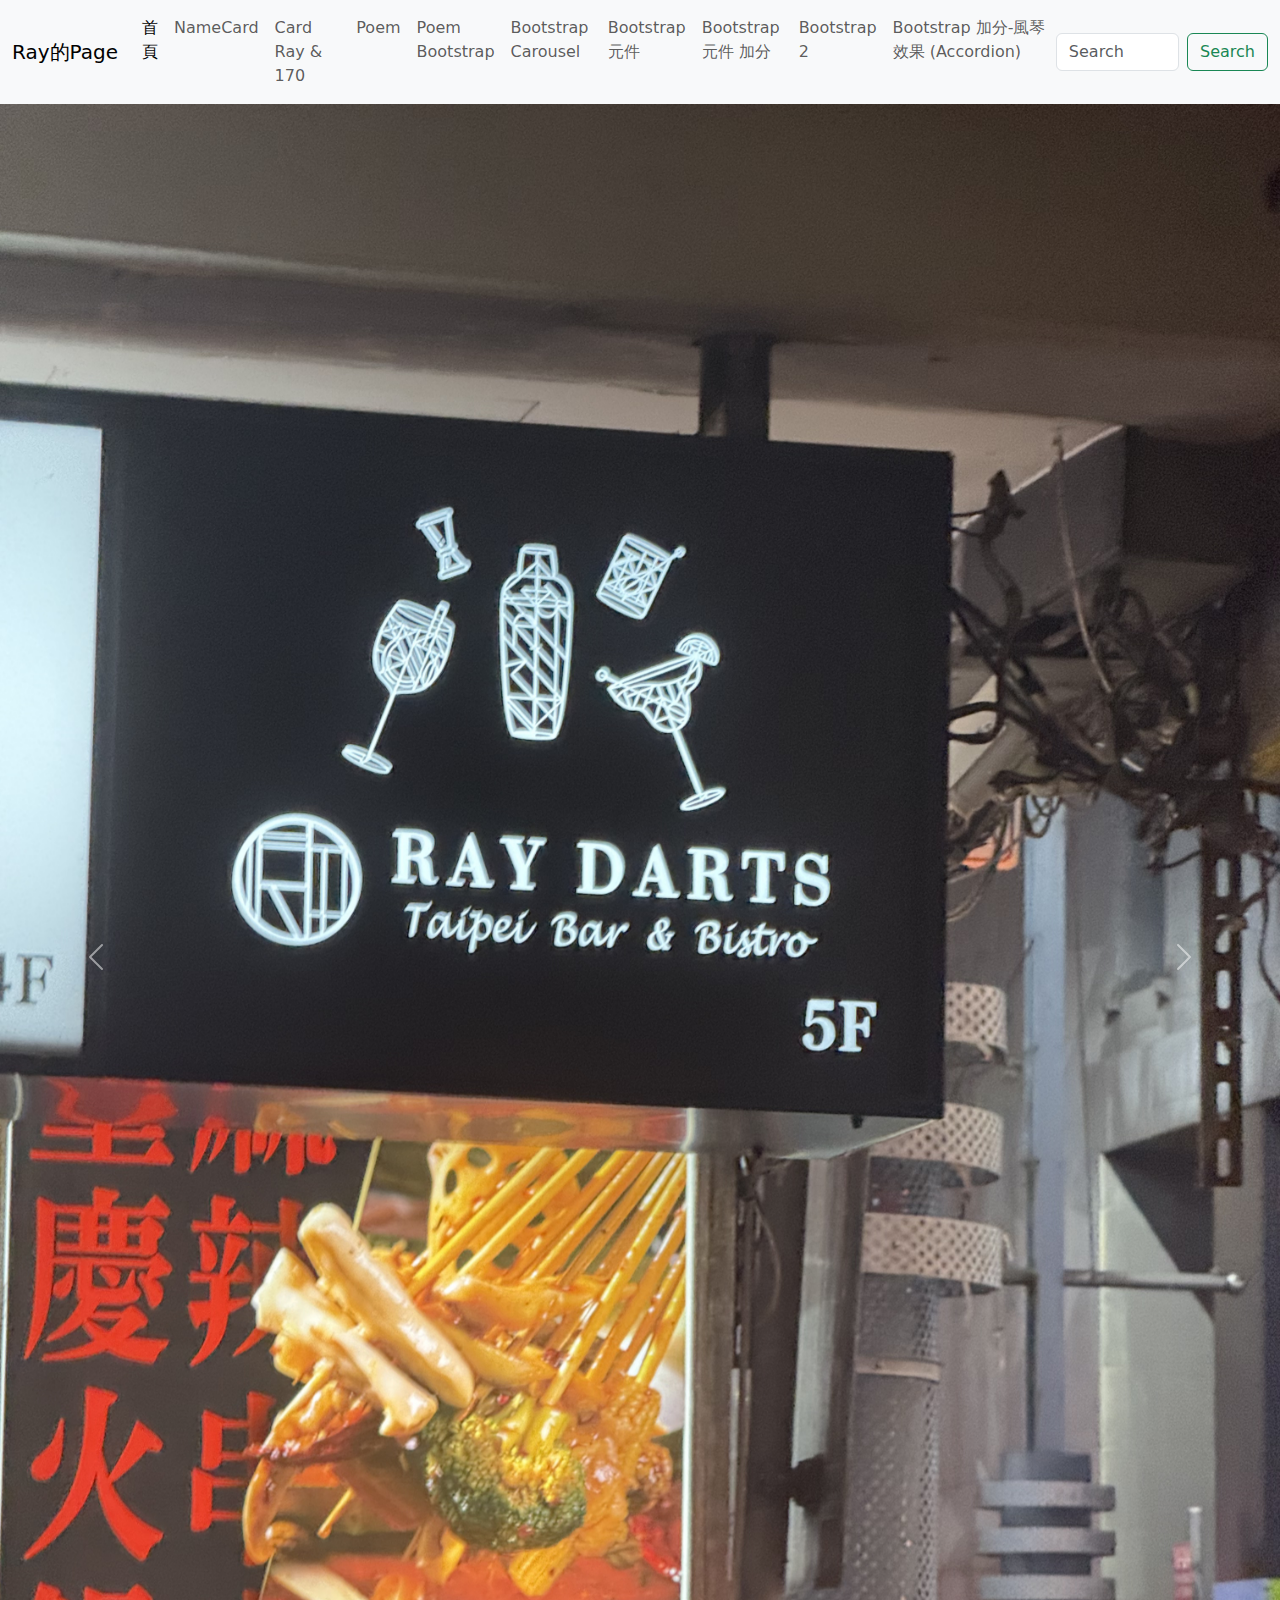
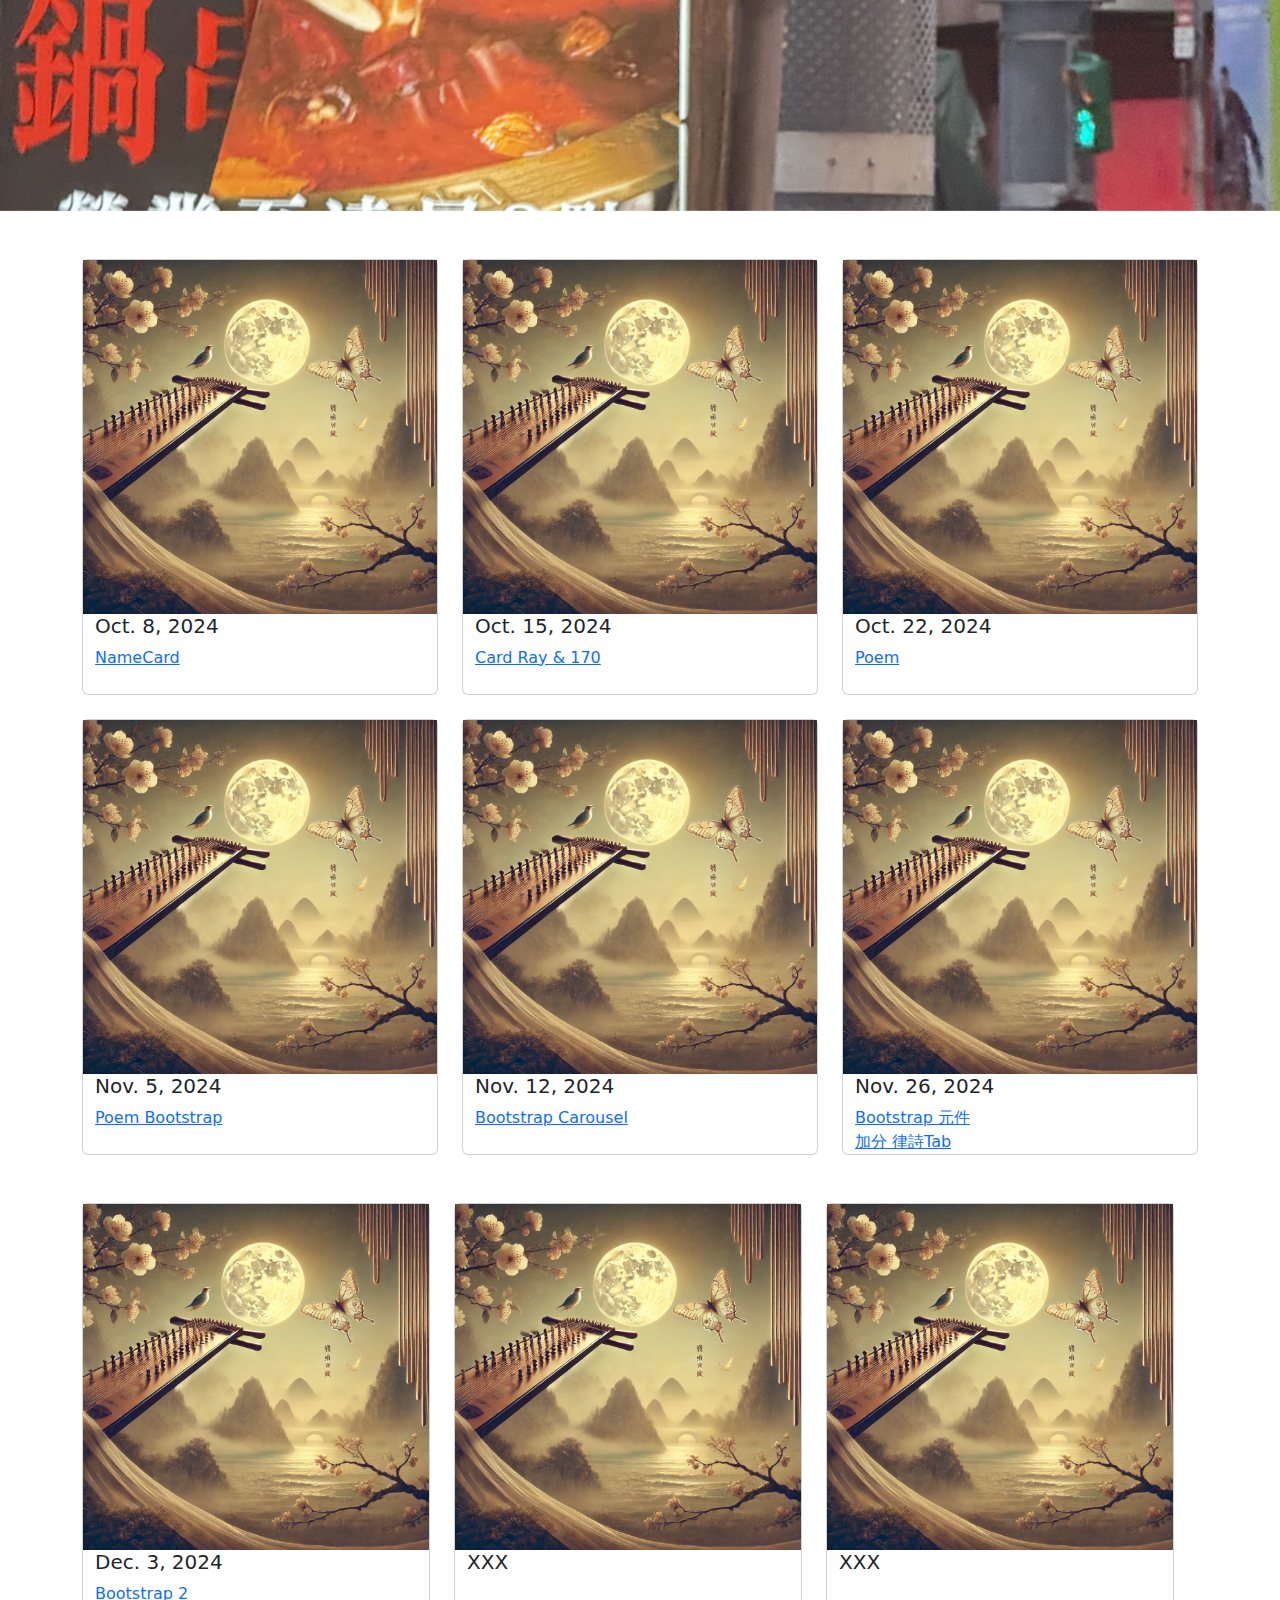
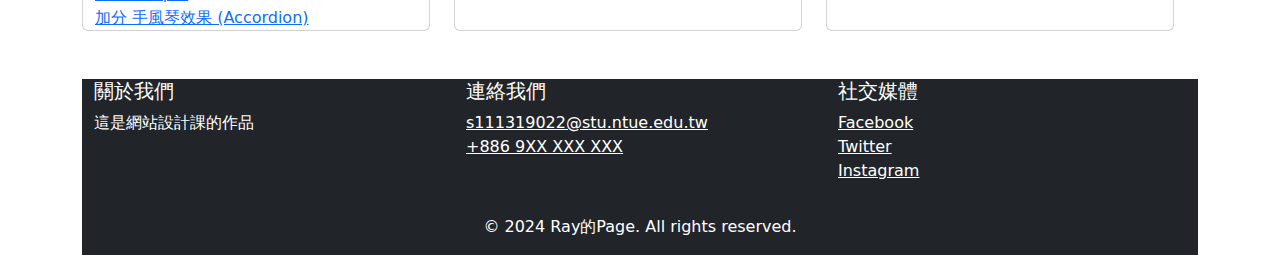
<file: index.html>
<!DOCTYPE html>

<html>
	<head>
		<meta charset='utf-8'>
		
		<title> My website </title>

		<link href="https://cdn.jsdelivr.net/npm/bootstrap@5.3.3/dist/css/bootstrap.min.css" rel="stylesheet" integrity="sha384-QWTKZyjpPEjISv5WaRU9OFeRpok6YctnYmDr5pNlyT2bRjXh0JMhjY6hW+ALEwIH" crossorigin="anonymous">
		<script src="https://cdn.jsdelivr.net/npm/bootstrap@5.3.3/dist/js/bootstrap.bundle.min.js" integrity="sha384-YvpcrYf0tY3lHB60NNkmXc5s9fDVZLESaAA55NDzOxhy9GkcIdslK1eN7N6jIeHz" crossorigin="anonymous"></script>

	</head>
	
	<body>
		<!---navbar-->

		<!---navbar-->
		<nav class="navbar navbar-expand-lg bg-body-tertiary">
			<div class="container-fluid">
			  <a class="navbar-brand" href="#">Ray的Page</a>
			  <button class="navbar-toggler" type="button" data-bs-toggle="collapse" data-bs-target="#navbarSupportedContent" aria-controls="navbarSupportedContent" aria-expanded="false" aria-label="Toggle navigation">
				<span class="navbar-toggler-icon"></span>
			  </button>
			  <div class="collapse navbar-collapse" id="navbarSupportedContent">
				<ul class="navbar-nav me-auto mb-2 mb-lg-0">
				  <li class="nav-item">
					<a class="nav-link active" aria-current="page" href="#">首頁</a>
				  </li>
				  <li class="nav-item">
					<a class="nav-link" href="./1008/1008_namecard.html">NameCard</a>
				  </li>
				  <li class="nav-item">
					<a class="nav-link" href="./1015/index.html">Card Ray & 170</a>
				  </li>
				  <li class="nav-item">
					<a class="nav-link" href="./1022/index.html">Poem</a>
				  </li>
				  <li class="nav-item">
					<a class="nav-link" href="./1105/index.html">Poem Bootstrap</a>
				  </li>
				  <li class="nav-item">
					<a class="nav-link" href="./1112/index.html">Bootstrap Carousel</a>
				  </li>
				  <li class="nav-item">
					<a class="nav-link" href="./1126/index.html">Bootstrap 元件</a>
        </li>
        <li class="nav-item">
        <a class="nav-link" href="./1126加分/index.html">Bootstrap 元件 加分</a>
				  </li>
				  <li class="nav-item">
					<a class="nav-link" href="./1203/index.html">Bootstrap 2</a>
				  </li>
        </li>
        <li class="nav-item">
        <a class="nav-link" href="./1203加分/index.html">Bootstrap 加分-風琴效果 (Accordion)</a>
				  
				</ul>
				<form class="d-flex" role="search">
				  <input class="form-control me-2" type="search" placeholder="Search" aria-label="Search">
				  <button class="btn btn-outline-success" type="submit">Search</button>
				</form>
			  </div>
			</div>
		</nav>
    <!-- carousel -->
		<div id="carouselExample" class="carousel slide">
            <div class="carousel-inner">
              <div class="carousel-item active">
                <img src="1112/第一張圖片.jpg" class="d-block w-100" alt="...">
              </div>
              <div class="carousel-item">
                <img src="1112/第二張圖片.jpg" class="d-block w-100" alt="...">
              </div>
              <div class="carousel-item">
                <img src="1112/第三張圖片.jpg" class="d-block w-100" alt="...">
              </div>
              <div class="carousel-item">
                <img src="1112/第四張圖片.jpg" class="d-block w-100" alt="...">
              </div>
              <div class="carousel-item">
                <img src="1112/第五張圖片.jpg" class="d-block w-100" alt="...">
              </div>
            </div>
            <button class="carousel-control-prev" type="button" data-bs-target="#carouselExample" data-bs-slide="prev">
              <span class="carousel-control-prev-icon" aria-hidden="true"></span>
              <span class="visually-hidden">Previous</span>
            </button>
            <button class="carousel-control-next" type="button" data-bs-target="#carouselExample" data-bs-slide="next">
              <span class="carousel-control-next-icon" aria-hidden="true"></span>
              <span class="visually-hidden">Next</span>
            </button>
        </div>
   <!-- container -->
   <br/>
   <br/> <!-- 這裡添加了額外的空白行 -->
        <div class='container'>
          <div class='row g-4'>
              <div class='col-4'>
                  <div class='card'>
                      <img src='1105/poem_pic.webp' alt='Poem Image'>
                      <div class='container'>
                        <h5 class="lxgw-wenkai-tc-regular">
                          Oct. 8, 2024
                          </h5>
                          <a href='./1008/1008_namecard.html'> NameCard </a> <br/>
                          <br/> <!-- 這裡添加了額外的空白行 -->
                      </div>
                  </div>
              </div>
  
              <!-- 重複卡片結構 -->
              <div class='col-4'>
                  <div class='card'>
                      <img src='1105/poem_pic.webp' alt='Poem Image'>
                      <div class='container'>
                        <h5 class="lxgw-wenkai-tc-regular">
                          Oct. 15, 2024
                          </h5>
                          <a href='./1015/index.html'> Card Ray & 170</a> <br/>
                          <br/> <!-- 這裡添加了額外的空白行 -->
                      </div>
                  </div>
              </div>
  
              <div class='col-4'>
                  <div class='card'>
                      <img src='1105/poem_pic.webp' alt='Poem Image'>
                      <div class='container'>
                        <h5 class="lxgw-wenkai-tc-regular">
                          Oct. 22, 2024
                          </h5>
                          <a href='./1022/index.html'> Poem </a> <br/>
                          <br/> <!-- 這裡添加了額外的空白行 -->
                      </div>
                  </div>
              </div>
          </div>
      
    <br />
    <div class='row g-4'>
              <div class='col-4'>
                  <div class='card'>
                      <img src='1105/poem_pic.webp' alt='Poem Image'>
                      <div class='container'>
                        <h5 class="lxgw-wenkai-tc-regular">
                          Nov. 5, 2024
                          </h5>
                          <a href='./1105/index.html'> Poem Bootstrap </a> <br/>
                          <br/> <!-- 這裡添加了額外的空白行 -->
                      </div>
                  </div>
              </div>
  
              <div class='col-4'>
                  <div class='card'>
                      <img src='1105/poem_pic.webp' alt='Poem Image'>
                      <div class='container'>
                        <h5 class="lxgw-wenkai-tc-regular">
                          Nov. 12, 2024
                          </h5>
                          <a href='./1112/index.html'> Bootstrap Carousel </a> <br/>
                          <br/> <!-- 這裡添加了額外的空白行 -->
                      </div>
                  </div>
              </div>

              <div class='col-4'>
                <div class='card'>
                    <img src='1105/poem_pic.webp' alt='Poem Image'>
                    <div class='container'>
                      <h5 class="lxgw-wenkai-tc-regular">
                        Nov. 26, 2024
                        </h5>
                        <a href='./1126/index.html'> Bootstrap 元件 </a> <br/>
                        <a href='./1126加分/index.html'> 加分 律詩Tab </a>
                    </div>
                </div>
            </div>
   <br />
    <div class='row g-4'>
              <div class='col-4'>
                  <div class='card'>
                      <img src='1105/poem_pic.webp' alt='Poem Image'>
                      <div class='container'>
                        <h5 class="lxgw-wenkai-tc-regular">
                          Dec. 3, 2024
                          </h5>
                          <a href='./1203/index.html'> Bootstrap 2</a> <br/>
                          <a href='./1203加分/index.html'> 加分 手風琴效果 (Accordion) </a>
                      </div>
                  </div>
              </div>
  
              <div class='col-4'>
                  <div class='card'>
                      <img src='1105/poem_pic.webp' alt='Poem Image'>
                      <div class='container'>
                        <h5 class="lxgw-wenkai-tc-regular">
                         XXX
                          </h5>
                          <a href='./1112/index.html'>  </a>  <br/>
                          <br/> <!-- 這裡添加了額外的空白行 -->
                      </div>
                  </div>
              </div>

              <div class='col-4'>
                <div class='card'>
                    <img src='1105/poem_pic.webp' alt='Poem Image'>
                    <div class='container'>
                      <h5 class="lxgw-wenkai-tc-regular">
                        XXX
                        </h5>
                        <a href='./1126/index.html'>  </a> <br/>
                        <br/> <!-- 這裡添加了額外的空白行 -->
                    </div>
                </div>
            </div>
          </div>
      </div>


    <!-- Footer -->
<footer class="bg-dark text-white mt-5">
  <div class="container">
    <div class="row">
      <div class="col-12 col-md-4">
        <h5>關於我們</h5>
        <p>這是網站設計課的作品</p>
      </div>
      <div class="col-12 col-md-4">
        <h5>連絡我們</h5>
        <ul class="list-unstyled">
          <li><a href="mailto:example@email.com" class="text-white">s111319022@stu.ntue.edu.tw</a></li>
          <li><a href="tel:+1234567890" class="text-white">+886 9XX XXX XXX</a></li>
        </ul>
      </div>
      <div class="col-12 col-md-4">
        <h5>社交媒體</h5>
        <ul class="list-unstyled">
          <li><a href="https://www.facebook.com" class="text-white">Facebook</a></li>
          <li><a href="https://twitter.com" class="text-white">Twitter</a></li>
          <li><a href="https://www.instagram.com" class="text-white">Instagram</a></li>
        </ul>
      </div>
    </div>
    <div class="row">
      <div class="col-12 text-center mt-3">
        <p>&copy; 2024 Ray的Page. All rights reserved.</p>
      </div>
    </div>
  </div>
</footer>

	</body>

</html>
</file>
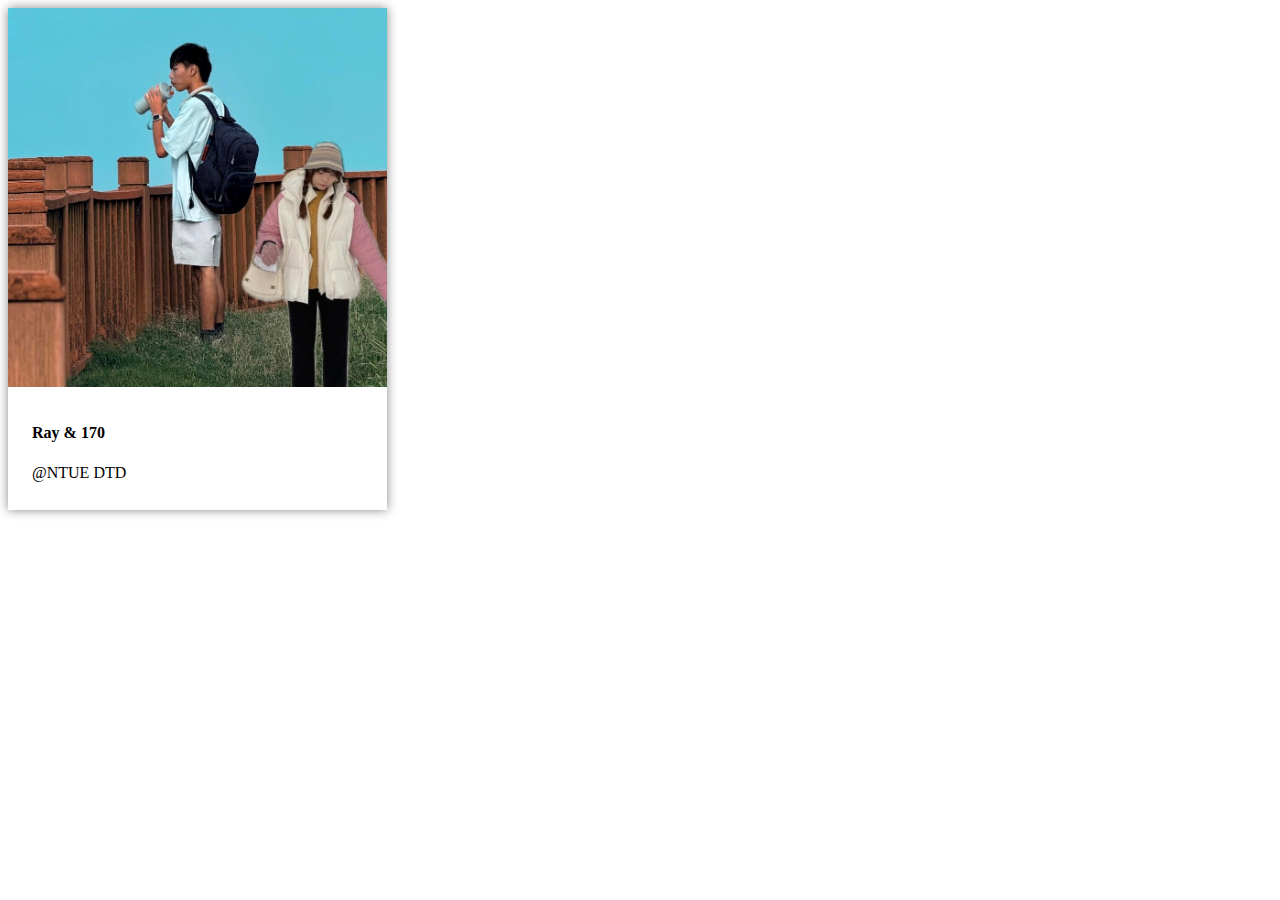
<file: 1015/index.html>
<!DOCTYPE html>

<html>

<head>
        <meta charset='utf-8'>
		<title> Ray_and_170 </title>
		
		<style>
		
		      .card{
			        width: 30%;
					box-shadow: 0px 0px 10px 0px #888888;
				}
				
		      .container{
			       padding: 12px 24px;
			  }
		
		</style>
</head>

<body>
        <div class = 'card'>
		    <img src='img_meand170.jpg' style='width:100%'>
			<div class ='container'>
			<h4>Ray & 170 </h4>
			<p> @NTUE DTD </p>
			</div>
		</div>	
</body>

</html>
</file>
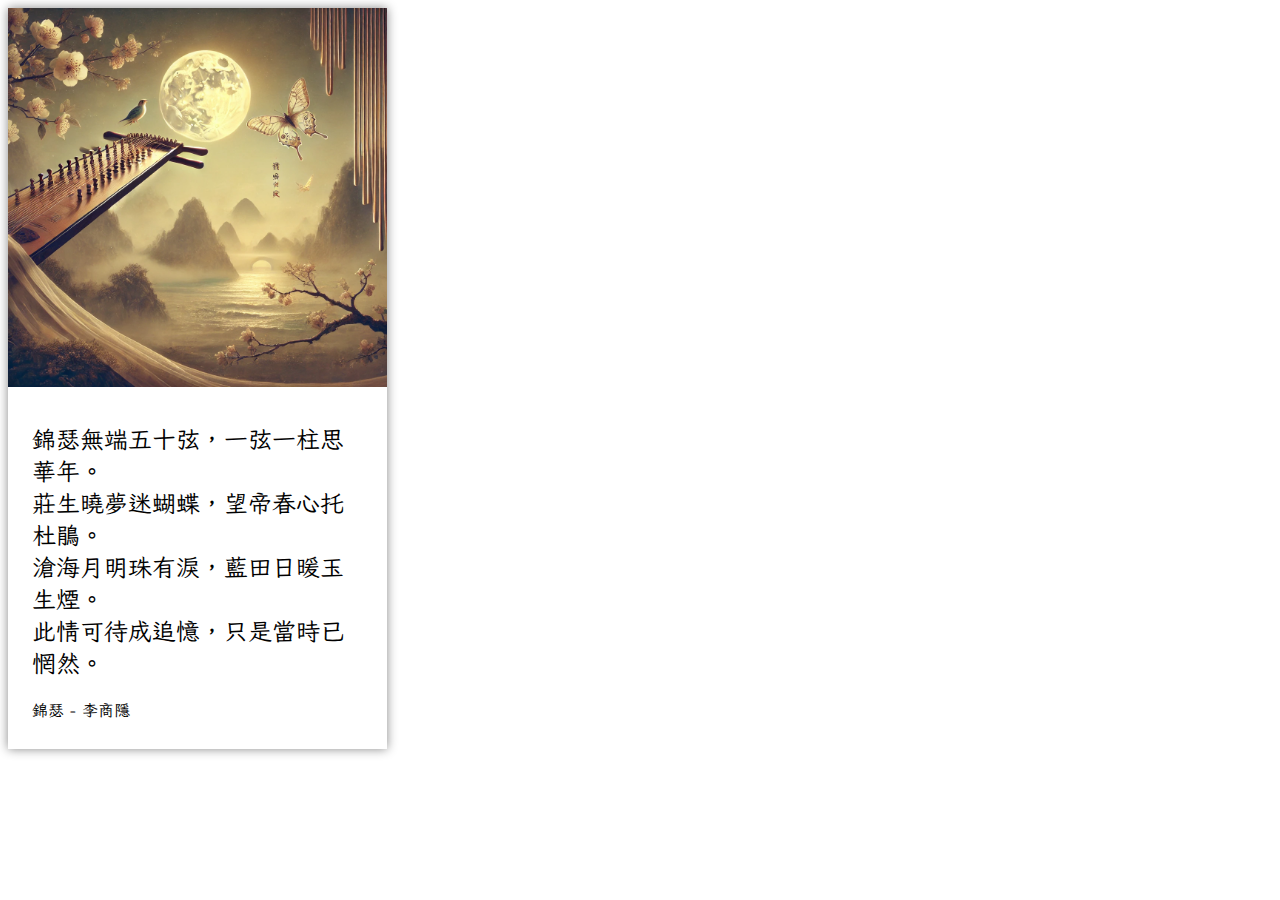
<file: 1022/index.html>
<!DOCTYPE html>
<html>
<head>
    <meta charset='utf-8'>
    <title>Tang_Poetry</title>

    <!-- Embed Google Fonts -->
    <link rel="preconnect" href="https://fonts.googleapis.com">
    <link rel="preconnect" href="https://fonts.gstatic.com" crossorigin>
    <link href="https://fonts.googleapis.com/css2?family=LXGW+WenKai+TC&display=swap" rel="stylesheet">

    <style>
        /* 使用字體 LXGW WenKai TC */
        .lxgw-wenkai-tc-regular {
            font-family: "LXGW WenKai TC", cursive;
            font-weight: 400;
            font-style: normal;
        }

        .card {
            width: 30%;
            box-shadow: 0px 0px 10px 0px #888888;
        }

        .container {
            padding: 12px 24px;
        }

        /* 使 h4 和 p 使用新字體 */
        h4, p {
            font-family: "LXGW WenKai TC", cursive;
        }
    </style>
</head>

<body>
    <div class='card'>
        <img src='poem_pic.webp' style='width:100%'>
        <div class='container'>
            <h2 class="lxgw-wenkai-tc-regular">
                錦瑟無端五十弦，一弦一柱思華年。<br>
                莊生曉夢迷蝴蝶，望帝春心托杜鵑。<br>
                滄海月明珠有淚，藍田日暖玉生煙。<br>
                此情可待成追憶，只是當時已惘然。
            </h4>
            <p class="lxgw-wenkai-tc-regular">錦瑟 - 李商隱</p>
        </div>
    </div>
</body>
</html>
</file>
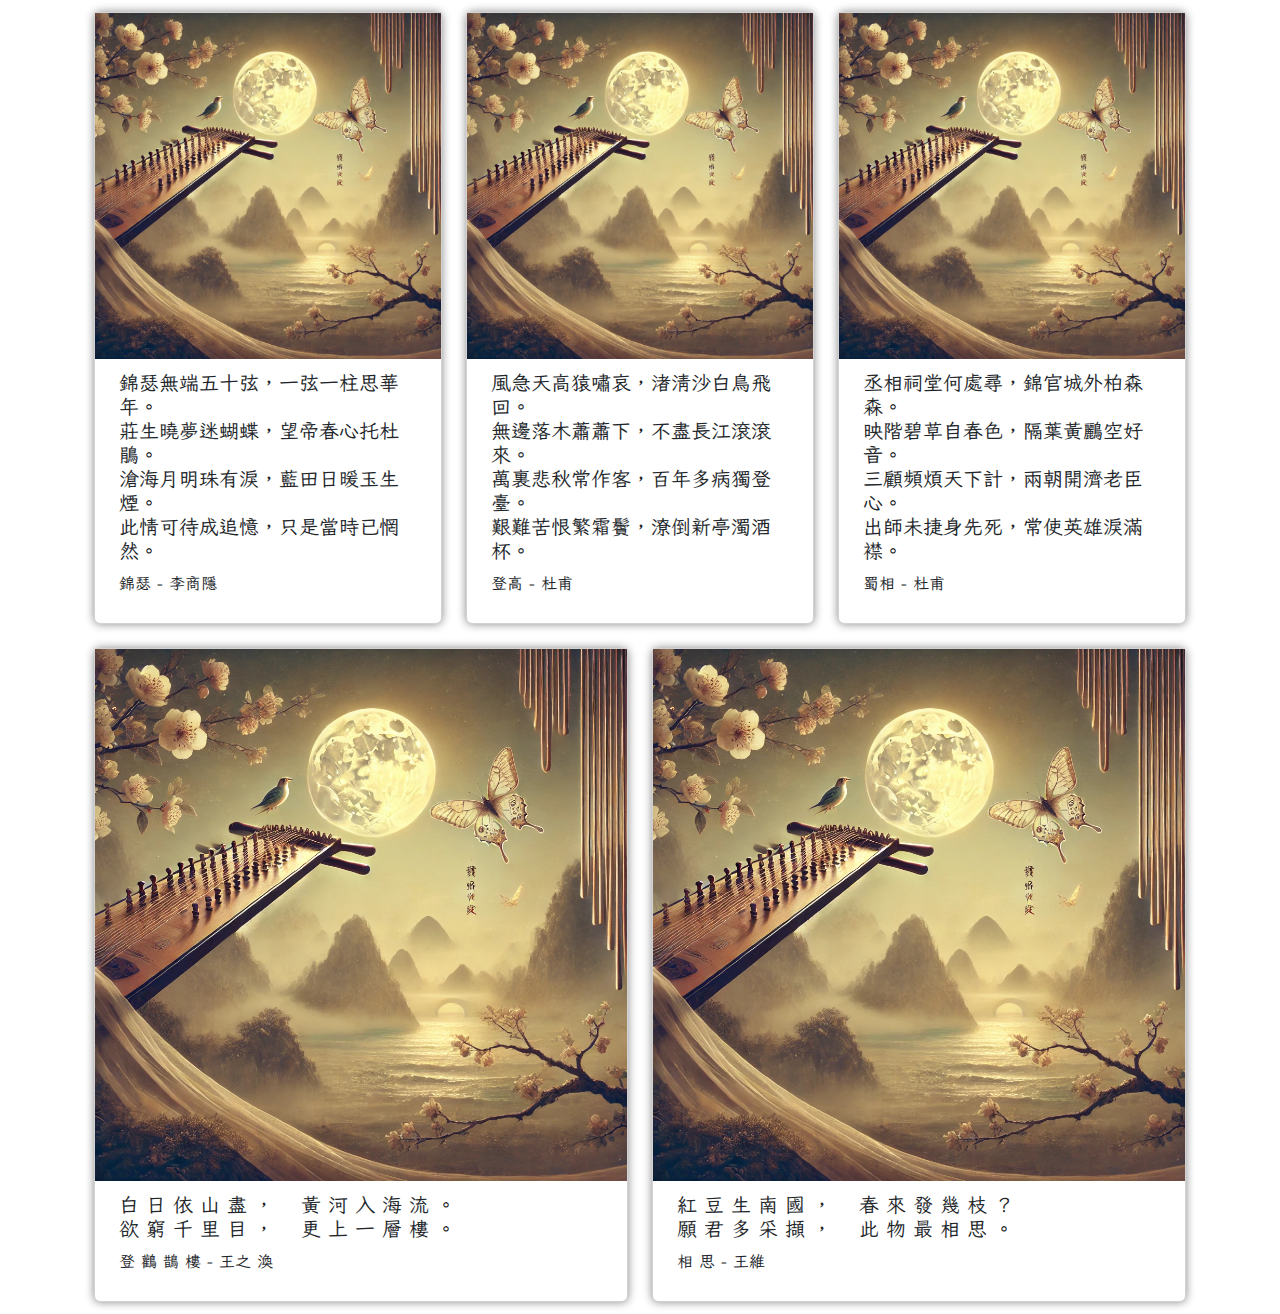
<file: 1105/index.html>
<!DOCTYPE html>
<html>
<head>
    <meta charset='utf-8'>
    <title>Tang_Poetry</title>

    <!-- Embed Google Fonts -->
    <link rel="preconnect" href="https://fonts.googleapis.com">
    <link rel="preconnect" href="https://fonts.gstatic.com" crossorigin>
    <link href="https://fonts.googleapis.com/css2?family=LXGW+WenKai+TC&display=swap" rel="stylesheet">
    
    <!-- Bootstrap via CDN -->
    <link href="https://cdn.jsdelivr.net/npm/bootstrap@5.3.3/dist/css/bootstrap.min.css" rel="stylesheet" integrity="sha384-QWTKZyjpPEjISv5WaRU9OFeRpok6YctnYmDr5pNlyT2bRjXh0JMhjY6hW+ALEwIH" crossorigin="anonymous">
    <script src="https://cdn.jsdelivr.net/npm/bootstrap@5.3.3/dist/js/bootstrap.bundle.min.js" integrity="sha384-YvpcrYf0tY3lHB60NNkmXc5s9fDVZLESaAA55NDzOxhy9GkcIdslK1eN7N6jIeHz" crossorigin="anonymous"></script>
    

    <style>
        /* 使用字體 LXGW WenKai TC */
        .lxgw-wenkai-tc-regular {
            font-family: "LXGW WenKai TC", cursive;
            font-weight: 400;
            font-style: normal;
        }

        .card {
            box-shadow: 0px 0px 10px 0px #888888;
        }

        .container {
            padding: 12px 24px;
        }

        /* 使 h4 和 p 使用新字體 */
        h4, p {
            font-family: "LXGW WenKai TC", cursive;
        }

        /* 保持圖片比例 */
        .card img {
            width: 100%;
            height: auto;
        }
    </style>
</head>

<body>
    <div class='container'>
        <div class='row g-4'>
            <div class='col-4'>
                <div class='card'>
                    <img src='poem_pic.webp' alt='Poem Image'>
                    <div class='container'>
                        <h5 class="lxgw-wenkai-tc-regular">
                        錦瑟無端五十弦，一弦一柱思華年。<br>
                        莊生曉夢迷蝴蝶，望帝春心托杜鵑。<br>
                        滄海月明珠有淚，藍田日暖玉生煙。<br>
                        此情可待成追憶，只是當時已惘然。
                        </h5>
                        <p class="lxgw-wenkai-tc-regular">錦瑟 - 李商隱</p>
                    </div>
                </div>
            </div>

            <!-- 重複卡片結構 -->
            <div class='col-4'>
                <div class='card'>
                    <img src='poem_pic.webp' alt='Poem Image'>
                    <div class='container'>
                        <h5 class="lxgw-wenkai-tc-regular">
                        風急天高猿嘯哀，渚清沙白鳥飛回。<br>
						無邊落木蕭蕭下，不盡長江滾滾來。<br>
						萬裏悲秋常作客，百年多病獨登臺。<br>
						艱難苦恨繁霜鬢，潦倒新亭濁酒杯。
                        </h5>
                        <p class="lxgw-wenkai-tc-regular">登高 - 杜甫</p>
                    </div>
                </div>
            </div>

            <div class='col-4'>
                <div class='card'>
                    <img src='poem_pic.webp' alt='Poem Image'>
                    <div class='container'>
                        <h5 class="lxgw-wenkai-tc-regular">
                        丞相祠堂何處尋，錦官城外柏森森。<br>
						映階碧草自春色，隔葉黃鸝空好音。<br>
						三顧頻煩天下計，兩朝開濟老臣心。<br>
						出師未捷身先死，常使英雄淚滿襟。
                        </h5>
                        <p class="lxgw-wenkai-tc-regular">蜀相 - 杜甫</p>
                    </div>
                </div>
            </div>
        </div>
		
	<br />
	<div class='row g-4'>
            <div class='col-6'>
                <div class='card'>
                    <img src='poem_pic.webp' alt='Poem Image'>
                    <div class='container'>
                        <h5 class="lxgw-wenkai-tc-regular">
                        白 日 依 山 盡 ， 　黃 河 入 海 流 。<br>
						欲 窮 千 里 目 ， 　更 上 一 層 樓 。
                        </h5>
                        <p class="lxgw-wenkai-tc-regular">登 鸛 鵲 樓 - 王之 渙 </p>
                    </div>
                </div>
            </div>

            <!-- 重複卡片結構 -->
            <div class='col-6'>
                <div class='card'>
                    <img src='poem_pic.webp' alt='Poem Image'>
                    <div class='container'>
                        <h5 class="lxgw-wenkai-tc-regular">
                        紅 豆 生 南 國 ， 　春 來 發 幾 枝 ？<br>
						願 君 多 采 擷 ， 　此 物 最 相 思 。
                        </h5>
                        <p class="lxgw-wenkai-tc-regular">相 思 - 王維 </p>
                    </div>
                </div>
            </div>

        </div>
    </div>
</body>
</html>
</file>
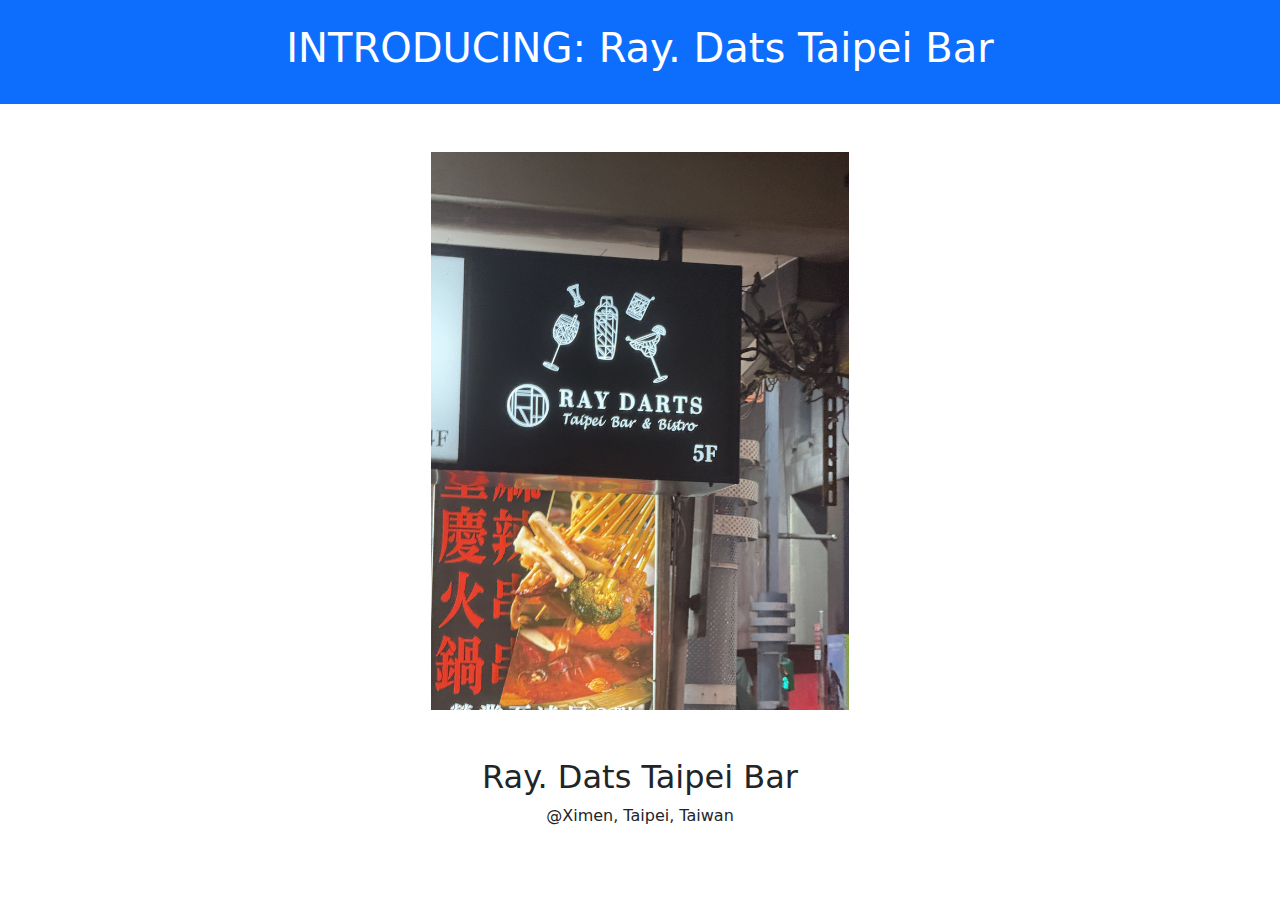
<file: 1112/index.html>
<!DOCTYPE html>
<html lang="zh-Hant">
<head>
    <meta charset="UTF-8">
    <meta name="viewport" content="width=device-width, initial-scale=1.0">
    <title>我的 Bootstrap 網站</title>

    <!-- 引用 Bootstrap CSS -->
    <link href="https://cdn.jsdelivr.net/npm/bootstrap@5.3.3/dist/css/bootstrap.min.css" rel="stylesheet" integrity="sha384-QWTKZyjpPEjISv5WaRU9OFeRpok6YctnYmDr5pNlyT2bRjXh0JMhjY6hW+ALEwIH" crossorigin="anonymous">
</head>
<body>
    <header class="bg-primary text-white text-center p-4">
        <h1>INTRODUCING: Ray. Dats Taipei Bar</h1>
    </header>

    <main class="container my-5">
        <!-- Carousel 區塊 -->
        <section class="mb-5 d-flex justify-content-center">
            <div id="carouselExample" class="carousel slide" data-bs-ride="carousel" style="max-width: 75%;">
                <div class="carousel-inner">
                    <div class="carousel-item active">
                        <img src="第一張圖片.jpg" class="d-block mx-auto w-50" alt="第一張圖片">
                    </div>
                    <div class="carousel-item">
                        <img src="第二張圖片.jpg" class="d-block mx-auto w-50" alt="第二張圖片">
                    </div>
                    <div class="carousel-item">
                        <img src="第三張圖片.jpg" class="d-block mx-auto w-50" alt="第三張圖片">
                    </div>
                    <div class="carousel-item">
                        <img src="第四張圖片.jpg" class="d-block mx-auto w-50" alt="第四張圖片">
                    </div>
                    <div class="carousel-item">
                        <img src="第五張圖片.jpg" class="d-block mx-auto w-50" alt="第五張圖片">
                    </div>
                </div>
                <button class="carousel-control-prev" type="button" data-bs-target="#carouselExample" data-bs-slide="prev">
                    <span class="carousel-control-prev-icon" aria-hidden="true"></span>
                    <span class="visually-hidden">Previous</span>
                </button>
                <button class="carousel-control-next" type="button" data-bs-target="#carouselExample" data-bs-slide="next">
                    <span class="carousel-control-next-icon" aria-hidden="true"></span>
                    <span class="visually-hidden">Next</span>
                </button>
            </div>
        </section>

        <section class="mb-4 text-center">
            <h2>Ray. Dats Taipei Bar</h2>
            <p>@Ximen, Taipei, Taiwan</p>
        </section>

    </main>

    <!-- 引用 Bootstrap JavaScript Bundle -->
    <script src="https://cdn.jsdelivr.net/npm/bootstrap@5.3.3/dist/js/bootstrap.bundle.min.js" integrity="sha384-YvpcrYf0tY3lHB60NNkmXc5s9fDVZLESaAA55NDzOxhy9GkcIdslK1eN7N6jIeHz" crossorigin="anonymous"></script>
</body>
</html>
</file>
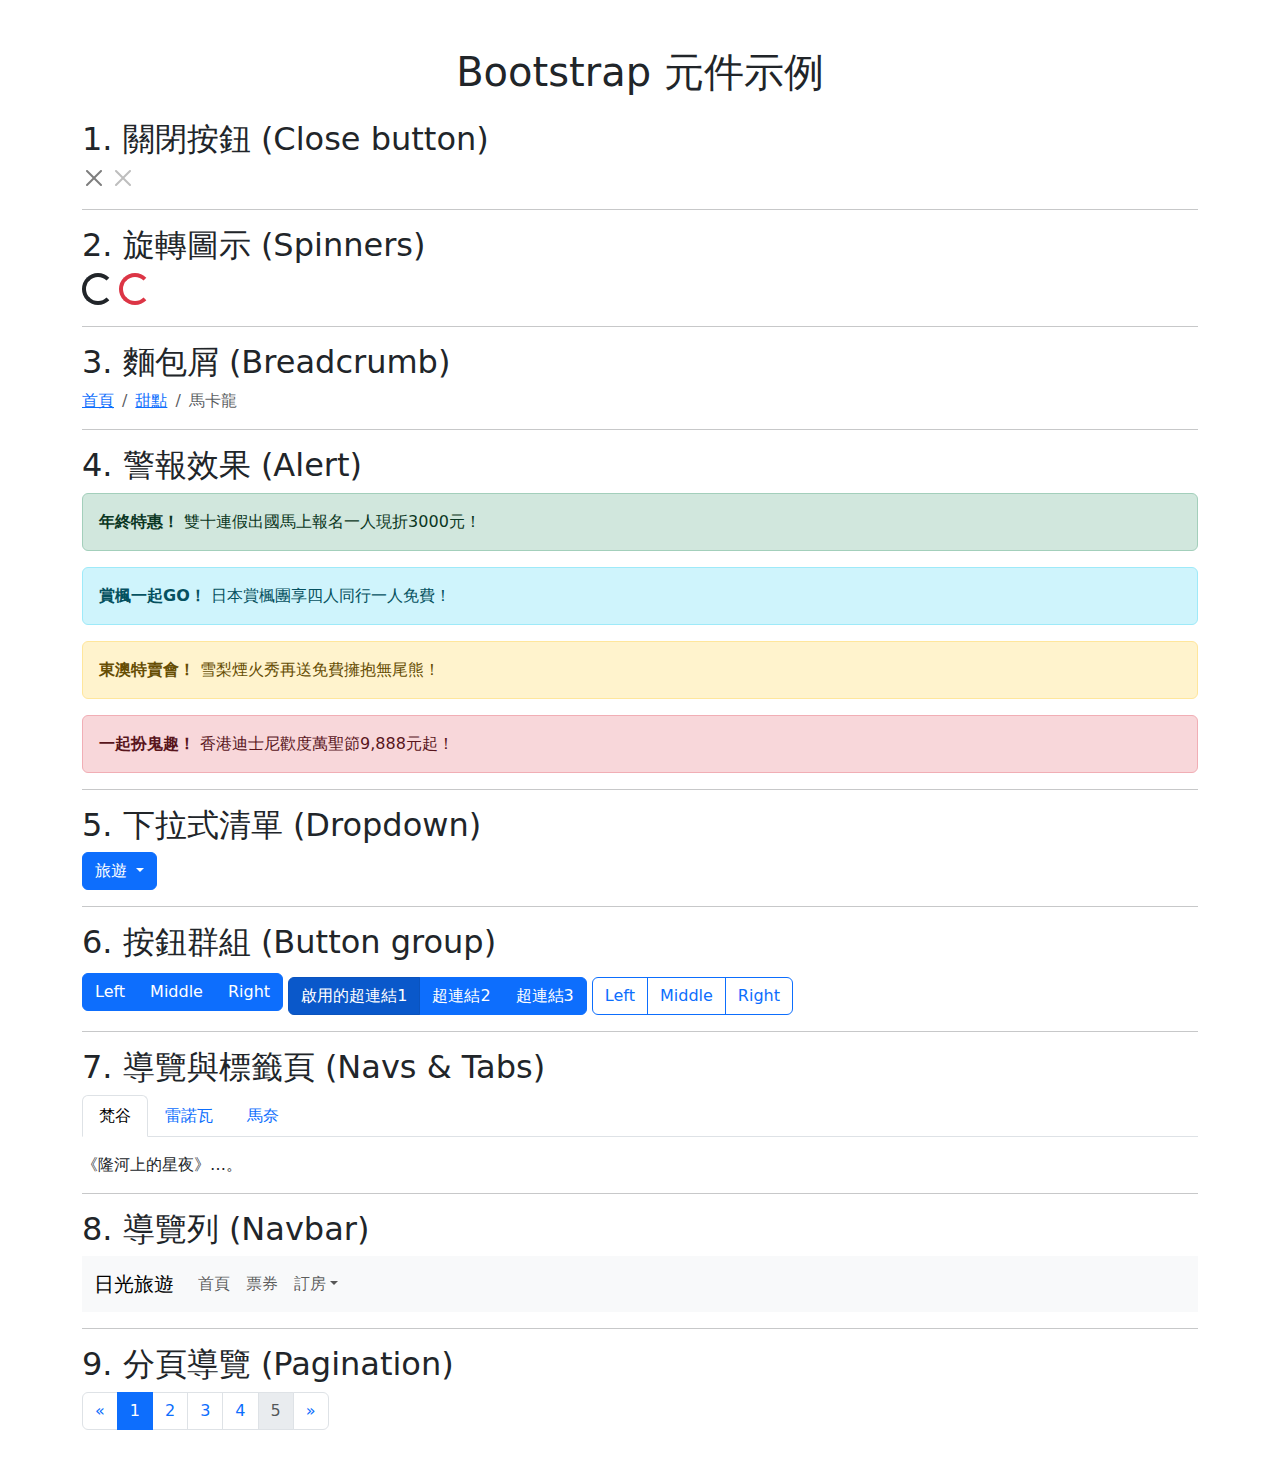
<file: 1126/index.html>
<!DOCTYPE html>
<html lang="en">

<head>
  <meta charset="UTF-8">
  <meta name="viewport" content="width=device-width, initial-scale=1.0">
  <title>Bootstrap 元件示例</title>
  <!-- 引入 Bootstrap 最新版本 -->
  <link href="https://cdn.jsdelivr.net/npm/bootstrap@5.3.0-alpha3/dist/css/bootstrap.min.css" rel="stylesheet">
</head>

<body>
  <div class="container my-5">
    <h1 class="text-center mb-4">Bootstrap 元件示例</h1>

    <!-- 1. 關閉按鈕 -->
    <h2>1. 關閉按鈕 (Close button)</h2>
    <button type="button" class="btn-close"></button>
    <button type="button" class="btn-close" disabled></button>
    <hr>

    <!-- 2. 旋轉圖示 -->
    <h2>2. 旋轉圖示 (Spinners)</h2>
    <div class="spinner-border">
      <span class="visually-hidden">Loading...</span>
    </div>
    <div class="spinner-border text-danger">
      <span class="visually-hidden">Loading...</span>
    </div>
    <hr>

    <!-- 3. 麵包屑 -->
    <h2>3. 麵包屑 (Breadcrumb)</h2>
    <nav aria-label="breadcrumb">
      <ol class="breadcrumb">
        <li class="breadcrumb-item"><a href="#">首頁</a></li>
        <li class="breadcrumb-item"><a href="#">甜點</a></li>
        <li class="breadcrumb-item active" aria-current="page">馬卡龍</li>
      </ol>
    </nav>
    <hr>

    <!-- 4. 警報效果 -->
    <h2>4. 警報效果 (Alert)</h2>
    <div class="alert alert-success" role="alert">
      <strong>年終特惠！</strong> 雙十連假出國馬上報名一人現折3000元！
    </div>
    <div class="alert alert-info" role="alert">
      <strong>賞楓一起GO！</strong> 日本賞楓團享四人同行一人免費！
    </div>
    <div class="alert alert-warning" role="alert">
      <strong>東澳特賣會！</strong> 雪梨煙火秀再送免費擁抱無尾熊！
    </div>
    <div class="alert alert-danger" role="alert">
      <strong>一起扮鬼趣！</strong> 香港迪士尼歡度萬聖節9,888元起！
    </div>
    <hr>

    <!-- 5. 下拉式清單 -->
    <h2>5. 下拉式清單 (Dropdown)</h2>
    <div class="dropdown">
      <button class="btn btn-primary dropdown-toggle" type="button" data-bs-toggle="dropdown">
        旅遊
      </button>
      <ul class="dropdown-menu">
        <li><h4 class="dropdown-header">國外旅遊</h4></li>
        <li><a class="dropdown-item" href="#">國外團體</a></li>
        <li><a class="dropdown-item" href="#">國外自由行</a></li>
        <li><hr class="dropdown-divider"></li>
        <li><h4 class="dropdown-header">國內旅遊</h4></li>
        <li><a class="dropdown-item" href="#">國內團體</a></li>
        <li><a class="dropdown-item" href="#">國內自由行</a></li>
      </ul>
    </div>
    <hr>

    <!-- 6. 按鈕群組 -->
    <h2>6. 按鈕群組 (Button group)</h2>
    <div class="btn-group" role="group">
      <button type="button" class="btn btn-primary">Left</button>
      <button type="button" class="btn btn-primary">Middle</button>
      <button type="button" class="btn btn-primary">Right</button>
    </div>
    <div class="btn-group mt-2" role="group">
      <a href="#" class="btn btn-primary active">啟用的超連結1</a>
      <a href="#" class="btn btn-primary">超連結2</a>
      <a href="#" class="btn btn-primary">超連結3</a>
    </div>
    <div class="btn-group mt-2" role="group">
      <button type="button" class="btn btn-outline-primary">Left</button>
      <button type="button" class="btn btn-outline-primary">Middle</button>
      <button type="button" class="btn btn-outline-primary">Right</button>
    </div>
    <hr>

    <!-- 7. 導覽與標籤頁 -->
    <h2>7. 導覽與標籤頁 (Navs & Tabs)</h2>
    <ul class="nav nav-tabs" id="myTab" role="tablist">
      <li class="nav-item">
        <a class="nav-link active" id="van-gogh-tab" data-bs-toggle="tab" href="#van-gogh">梵谷</a>
      </li>
      <li class="nav-item">
        <a class="nav-link" id="renoir-tab" data-bs-toggle="tab" href="#renoir">雷諾瓦</a>
      </li>
      <li class="nav-item">
        <a class="nav-link" id="manet-tab" data-bs-toggle="tab" href="#manet">馬奈</a>
      </li>
    </ul>
    <div class="tab-content mt-3">
      <div class="tab-pane fade show active" id="van-gogh">
        <p>《隆河上的星夜》…。</p>
      </div>
      <div class="tab-pane fade" id="renoir">
        <p>《煎餅磨坊的舞會》…。</p>
      </div>
      <div class="tab-pane fade" id="manet">
        <p>《草地上的午餐》…。</p>
      </div>
    </div>
    <hr>

    <!-- 8. 導覽列 -->
    <h2>8. 導覽列 (Navbar)</h2>
    <nav class="navbar navbar-light bg-light navbar-expand-md">
      <div class="container-fluid">
        <a class="navbar-brand" href="#">日光旅遊</a>
        <button class="navbar-toggler" type="button" data-bs-toggle="collapse" data-bs-target="#navbar1">
          <span class="navbar-toggler-icon"></span>
        </button>
        <div class="collapse navbar-collapse" id="navbar1">
          <ul class="navbar-nav me-auto">
            <li class="nav-item active"><a class="nav-link" href="#">首頁</a></li>
            <li class="nav-item"><a class="nav-link" href="#">票券</a></li>
            <li class="nav-item dropdown">
              <a class="nav-link dropdown-toggle" href="#" data-bs-toggle="dropdown">訂房</a>
              <ul class="dropdown-menu">
                <li><a class="dropdown-item" href="#">國內訂房</a></li>
                <li><a class="dropdown-item" href="#">國外訂房</a></li>
              </ul>
            </li>
          </ul>
        </div>
      </div>
    </nav>
    <hr>

    <!-- 9. 分頁導覽 -->
    <h2>9. 分頁導覽 (Pagination)</h2>
    <nav>
      <ul class="pagination">
        <li class="page-item"><a class="page-link" href="#"><span>&laquo;</span></a></li>
        <li class="page-item active"><a class="page-link" href="#">1</a></li>
        <li class="page-item"><a class="page-link" href="#">2</a></li>
        <li class="page-item"><a class="page-link" href="#">3</a></li>
        <li class="page-item"><a class="page-link" href="#">4</a></li>
        <li class="page-item disabled"><a class="page-link" href="#">5</a></li>
        <li class="page-item"><a class="page-link" href="#"><span>&raquo;</span></a></li>
      </ul>
    </nav>
  </div>

  <!-- 引入 Bootstrap JS -->
  <script src="https://cdn.jsdelivr.net/npm/bootstrap@5.3.0-alpha3/dist/js/bootstrap.bundle.min.js"></script>
</body>

</html>
</file>
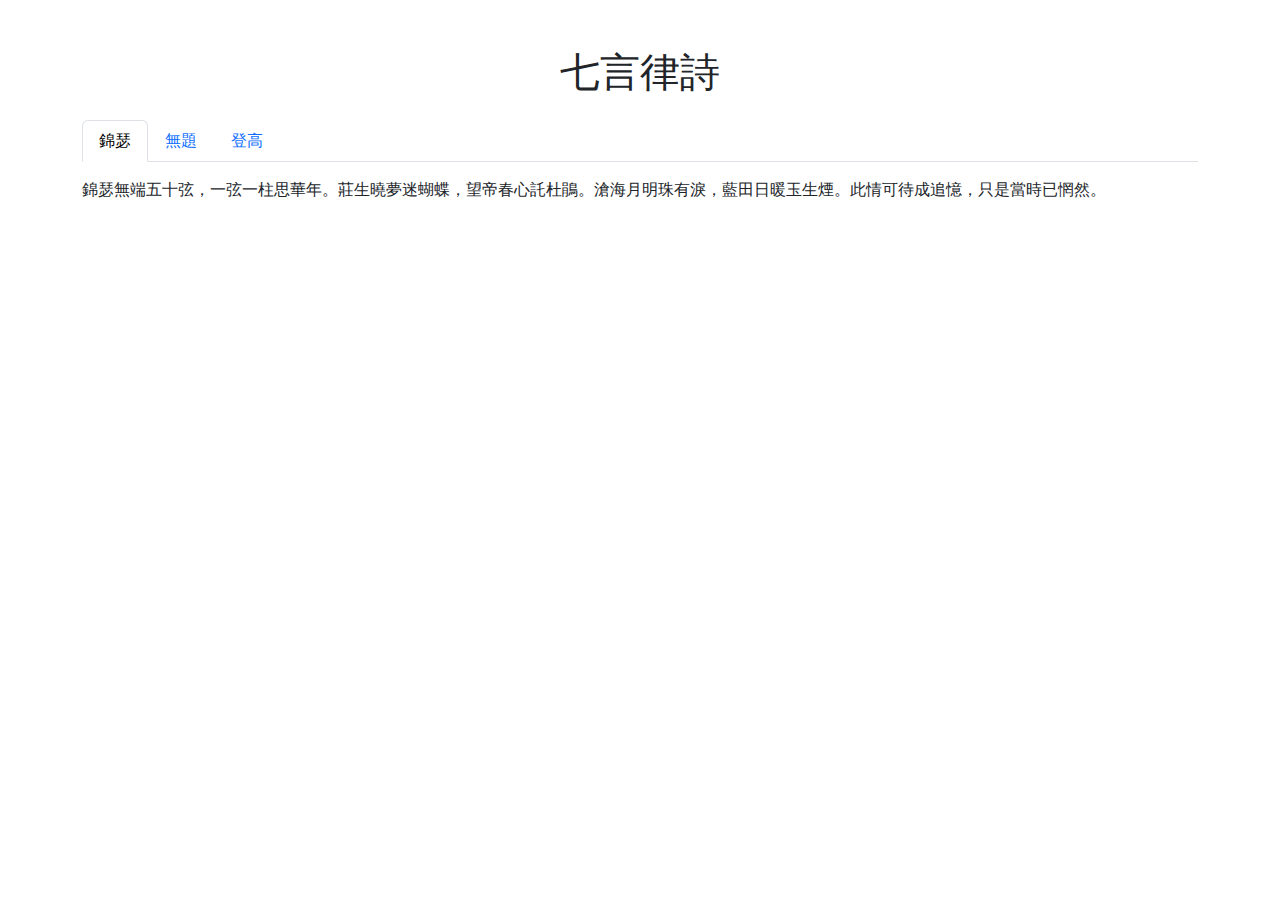
<file: 1126加分/index.html>
<!DOCTYPE html>
<html lang="en">
<head>
    <meta charset="UTF-8">
    <meta name="viewport" content="width=device-width, initial-scale=1.0">
    <title>七言律詩 - 標籤切換</title>
    <!-- 引入 Bootstrap CSS -->
    <link href="https://cdn.jsdelivr.net/npm/bootstrap@5.3.0-alpha3/dist/css/bootstrap.min.css" rel="stylesheet">
</head>
<body>
    <div class="container mt-5">
        <h1 class="text-center mb-4">七言律詩</h1>
        <!-- 標籤導航 -->
        <ul class="nav nav-tabs" id="poetryTab" role="tablist">
            <li class="nav-item" role="presentation">
                <button class="nav-link active" id="jinse-tab" data-bs-toggle="tab" data-bs-target="#jinse" type="button" role="tab" aria-controls="jinse" aria-selected="true">錦瑟</button>
            </li>
            <li class="nav-item" role="presentation">
                <button class="nav-link" id="wuti-tab" data-bs-toggle="tab" data-bs-target="#wuti" type="button" role="tab" aria-controls="wuti" aria-selected="false">無題</button>
            </li>
            <li class="nav-item" role="presentation">
                <button class="nav-link" id="denggao-tab" data-bs-toggle="tab" data-bs-target="#denggao" type="button" role="tab" aria-controls="denggao" aria-selected="false">登高</button>
            </li>
        </ul>
        <!-- 標籤內容 -->
        <div class="tab-content mt-3" id="poetryTabContent">
            <!-- 錦瑟 -->
            <div class="tab-pane fade show active" id="jinse" role="tabpanel" aria-labelledby="jinse-tab">
                錦瑟無端五十弦，一弦一柱思華年。莊生曉夢迷蝴蝶，望帝春心託杜鵑。滄海月明珠有淚，藍田日暖玉生煙。此情可待成追憶，只是當時已惘然。
            </div>
            <!-- 無題 -->
            <div class="tab-pane fade" id="wuti" role="tabpanel" aria-labelledby="wuti-tab">
                相見時難別亦難，東風無力百花殘。春蠶到死絲方盡，蠟炬成灰淚始乾。曉鏡但愁雲鬢改，夜吟應覺月光寒。蓬萊此去無多路，青鳥殷勤為探看。
            </div>
            <!-- 登高 -->
            <div class="tab-pane fade" id="denggao" role="tabpanel" aria-labelledby="denggao-tab">
                風急天高猿嘯哀，渚清沙白鳥飛迴。無邊落木蕭蕭下，不盡長江滾滾來。萬里悲秋常作客，百年多病獨登臺。艱難苦恨繁霜鬢，潦倒新停濁酒杯。
            </div>
        </div>
    </div>

    <!-- 引入 Bootstrap JS -->
    <script src="https://cdn.jsdelivr.net/npm/bootstrap@5.3.0-alpha3/dist/js/bootstrap.bundle.min.js"></script>
</body>
</html>
</file>
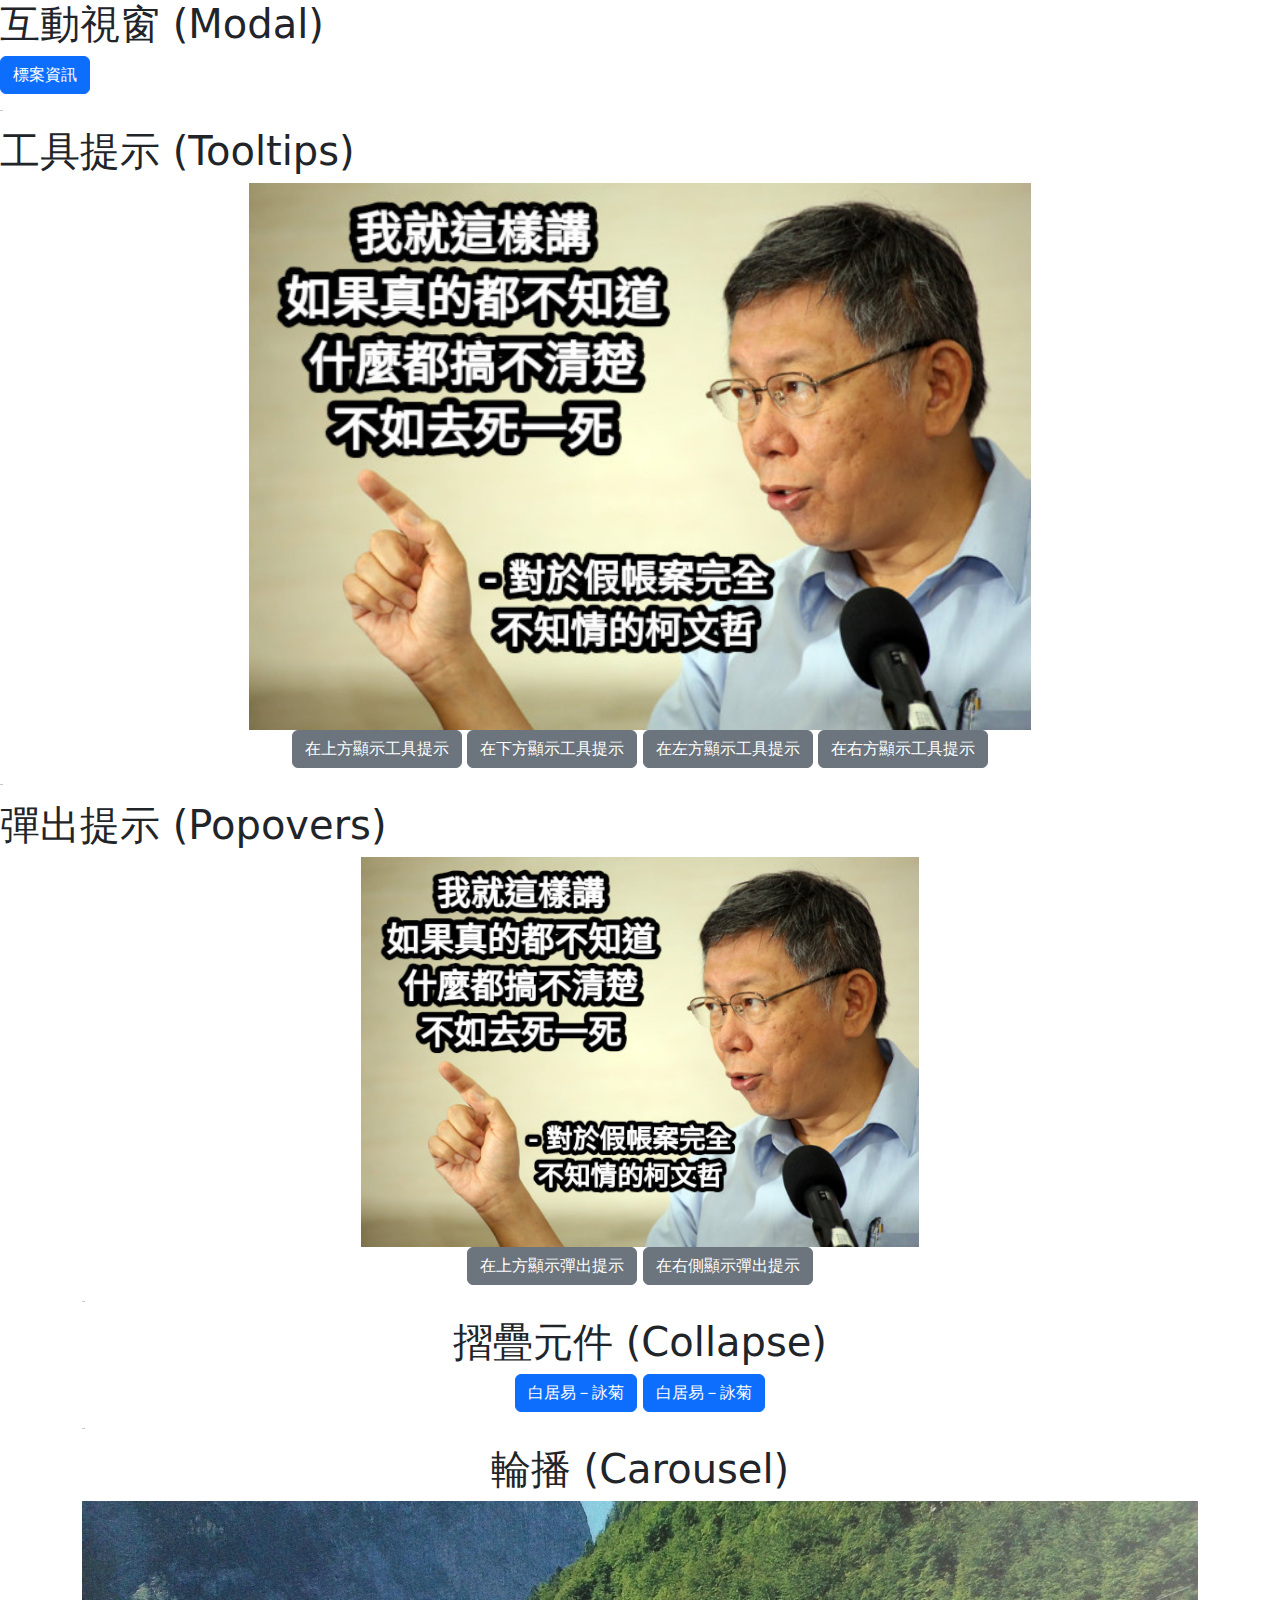
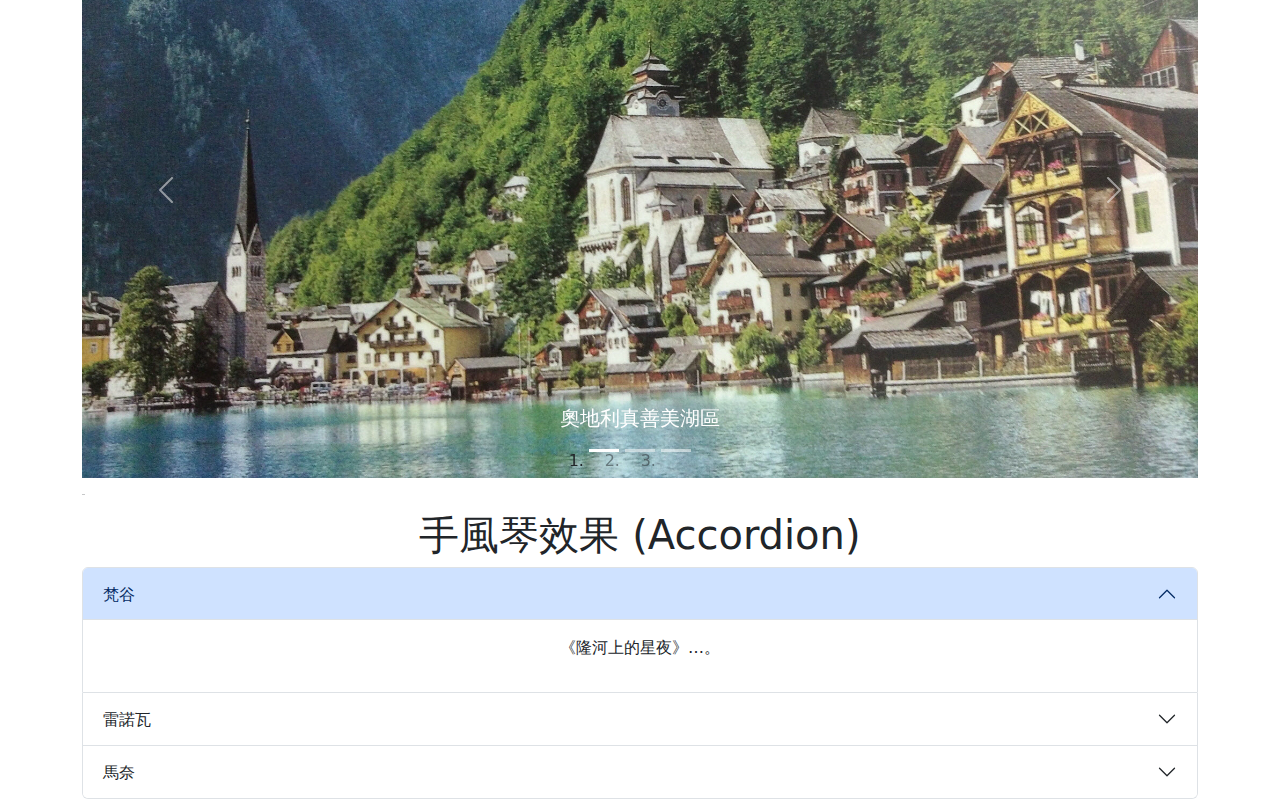
<file: 1203/index.html>
<!DOCTYPE html>
<html lang="zh-Hant">
<head>
    <meta charset="UTF-8">
    <meta name="viewport" content="width=device-width, initial-scale=1.0">
    <title>Document</title>
    <link href="https://cdn.jsdelivr.net/npm/bootstrap@5.3.3/dist/css/bootstrap.min.css" rel="stylesheet" integrity="sha384-QWTKZyjpPEjISv5WaRU9OFeRpok6YctnYmDr5pNlyT2bRjXh0JMhjY6hW+ALEwIH" crossorigin="anonymous">
    <script src="https://cdn.jsdelivr.net/npm/bootstrap@5.3.3/dist/js/bootstrap.bundle.min.js" integrity="sha384-YvpcrYf0tY3lHB60NNkmXc5s9fDVZLESaAA55NDzOxhy9GkcIdslK1eN7N6jIeHz" crossorigin="anonymous"></script>
</head>
<body>
<!-- 1-互動視窗 -->
    <h1>互動視窗 (Modal)</h1>
    <!-- 觸發互動視窗的按鈕 -->
<button type="button" class="btn btn-primary" data-bs-toggle="modal" 
data-bs-target="#myModal">標案資訊</button>
<!-- 視窗 -->
<div class="modal fade" id="myModal" tabindex="-1">
<div class="modal-dialog">
  <div class="modal-content">
    <div class="modal-header">
      <h3 class="modal-title">柯老先生的大巨蛋</h3>
      <button type="button" class="btn-close" data-bs-dismiss="modal"></button>
    </div>
    <div class="modal-body">
      <img src="kpegg161.jpg" width="50%" class="img-fluid">
      <p class="h3 text-end">新臺幣161億元</p>
    </div>
    <div class="modal-footer">
      <button type="button" class="btn btn-primary">放入購物車</button>

  
    </div>
  </div>
  
</div>
</div>
<!-- line -->
<hr style="width: 3px;">

<!-- 2-工具提示 (Tooltips) -->
<h1>工具提示 (Tooltips)</h1>
<div class="container text-center">  
    <img src="kpsis.jpg" width="70%" class="img-fluid"><br>
    <button type="button" class="btn btn-secondary" data-bs-toggle="tooltip" 
      data-bs-placement="top" title="太陽花">在上方顯示工具提示</button>
    <button type="button" class="btn btn-secondary" data-bs-toggle="tooltip"
      data-bs-placement="bottom" title="太陽花">在下方顯示工具提示</button>
    <button type="button" class="btn btn-secondary" data-bs-toggle="tooltip"
      data-bs-placement="left" title="太陽花">在左方顯示工具提示</button>
    <button type="button" class="btn btn-secondary" data-bs-toggle="tooltip"
      data-bs-placement="right" title="太陽花">在右方顯示工具提示</button>	
  </div>
  
  <script>
    var tooltipTriggerList = [].slice.call(document.querySelectorAll('[data-bs-toggle="tooltip"]'));
    var tooltipList = tooltipTriggerList.map(function (tooltipTriggerEl) {
      return new bootstrap.Tooltip(tooltipTriggerEl)
    });
  </script>
  <!-- line -->
  <hr style="width: 3px;">
<!-- 3-彈出提示 (Popovers) -->
<h1>彈出提示 (Popovers)</h1>
<div class="container text-center">
    <img src="kpsis.jpg" width="50%" class="img-fluid"><br>
    <button type="button" class="btn btn-secondary" data-bs-container="body" 
      data-bs-toggle="popover" data-bs-placement="top" data-bs-content="太陽花">
      在上方顯示彈出提示</button>
  
    <button type="button" class="btn btn-secondary" title="圖片標題" 
      data-bs-toggle="popover" data-bs-placement="right" data-bs-content="太陽花">
      在右側顯示彈出提示</button>
  
  <script>
    var popoverTriggerList = [].slice.call(document.querySelectorAll('[data-bs-toggle="popover"]'));
    var popoverList = popoverTriggerList.map(function (popoverTriggerEl) {
      return new bootstrap.Popover(popoverTriggerEl)
    });
  </script>
  <!-- line -->
  <hr style="width: 3px;">
  <!-- 摺疊元件 (Collapse) -->
<h1>摺疊元件 (Collapse)</h1>
  <p>
    <a class="btn btn-primary" data-bs-toggle="collapse" href="#collapseContent">
      白居易－詠菊</a>
    <button class="btn btn-primary" type="button" data-bs-toggle="collapse" 
      data-bs-target="#collapseContent">白居易－詠菊</button>
  </p>
  <div class="collapse" id="collapseContent">
    <div class="card card-body">
      夜新霜著瓦輕，芭蕉新折敗荷傾。耐寒唯有東籬菊，金粟初開曉更清。
    </div>
  </div>
   <!-- line -->
   <hr style="width: 3px;">
   <!-- 輪播 (Carousel) -->
 <h1>輪播 (Carousel)</h1>
 <div id="myCarousel" class="carousel slide" data-bs-ride="carousel">
    <!-- 輪播指示 -->
    <ol class="carousel-indicators">
      <li data-bs-target="#myCarousel" data-bs-slide-to="0" class="active"></li>
      <li data-bs-target="#myCarousel" data-bs-slide-to="1"></li>
      <li data-bs-target="#myCarousel" data-bs-slide-to="2"></li>
    </ol>
    <!-- 輪播內容 -->
    <div class="carousel-inner">
      <div class="carousel-item active">
        <img src="photo1.jpg" class="d-block w-100" alt="真善美湖區">
        <div class="carousel-caption d-none d-md-block">
          <h5>奧地利真善美湖區</h5>
        </div>
      </div>
      <div class="carousel-item">
        <img src="photo2.jpg" class="d-block w-100" alt="熊布朗宮">
        <div class="carousel-caption d-none d-md-block">
          <h5>奧地利熊布朗宮</h5>
        </div>
      </div>
      <div class="carousel-item">
        <img src="photo3.jpg" class="d-block w-100" alt="雪的美術館">
        <div class="carousel-caption d-none d-md-block">
          <h5>北海道雪的美術館</h5>
        </div>
      </div>
    </div>
    <!-- 輪播控制 -->
    <a class="carousel-control-prev" href="#myCarousel" data-bs-slide="prev">
      <span class="carousel-control-prev-icon"></span>
      <span class="visually-hidden">Previous</span></a>
    <a class="carousel-control-next" href="#myCarousel" data-bs-slide="next">
      <span class="carousel-control-next-icon"></span>
      <span class="visually-hidden">Next</span></a>
  </div>
     <!-- line -->
     <hr style="width: 3px;">
     <!-- 手風琴效果 (Accordion) -->
   <h1>手風琴效果 (Accordion)</h1>
   <div class="accordion" id="myAccordion">
    <div class="accordion-item">
      <h2 class="accordion-header" id="heading1">
        <button type="button" class="accordion-button" data-bs-toggle="collapse" 
          data-bs-target="#collapse1">梵谷</button>
      </h2>
      <div id="collapse1" class="accordion-collapse collapse show"
        data-bs-parent="#myAccordion">
        <div class="accordion-body">
          <p>《隆河上的星夜》…。</p>
        </div>
      </div>
    </div>
    <div class="accordion-item">
      <h2 class="accordion-header" id="heading2">
        <button type="button" class="accordion-button collapsed" data-bs-toggle="collapse"
          data-bs-target="#collapse2">雷諾瓦</button>
      </h2>
      <div id="collapse2" class="accordion-collapse collapse" data-bs-parent="#myAccordion">
        <div class="accordion-body">
          <p>《煎餅磨坊的舞會》…。</p>
        </div>
      </div>
    </div>
    <div class="accordion-item">
      <h2 class="accordion-header" id="heading3">
        <button type="button" class="accordion-button collapsed" data-bs-toggle="collapse" 
          data-bs-target="#collapse3">馬奈</button>
      </h2>
      <div id="collapse3" class="accordion-collapse collapse" data-bs-parent="#myAccordion">
        <div class="accordion-body">
          <p>《草地上的午餐》…。</p>
        </div>
      </div>
    </div>
  </div>
</body>
</html>
</file>
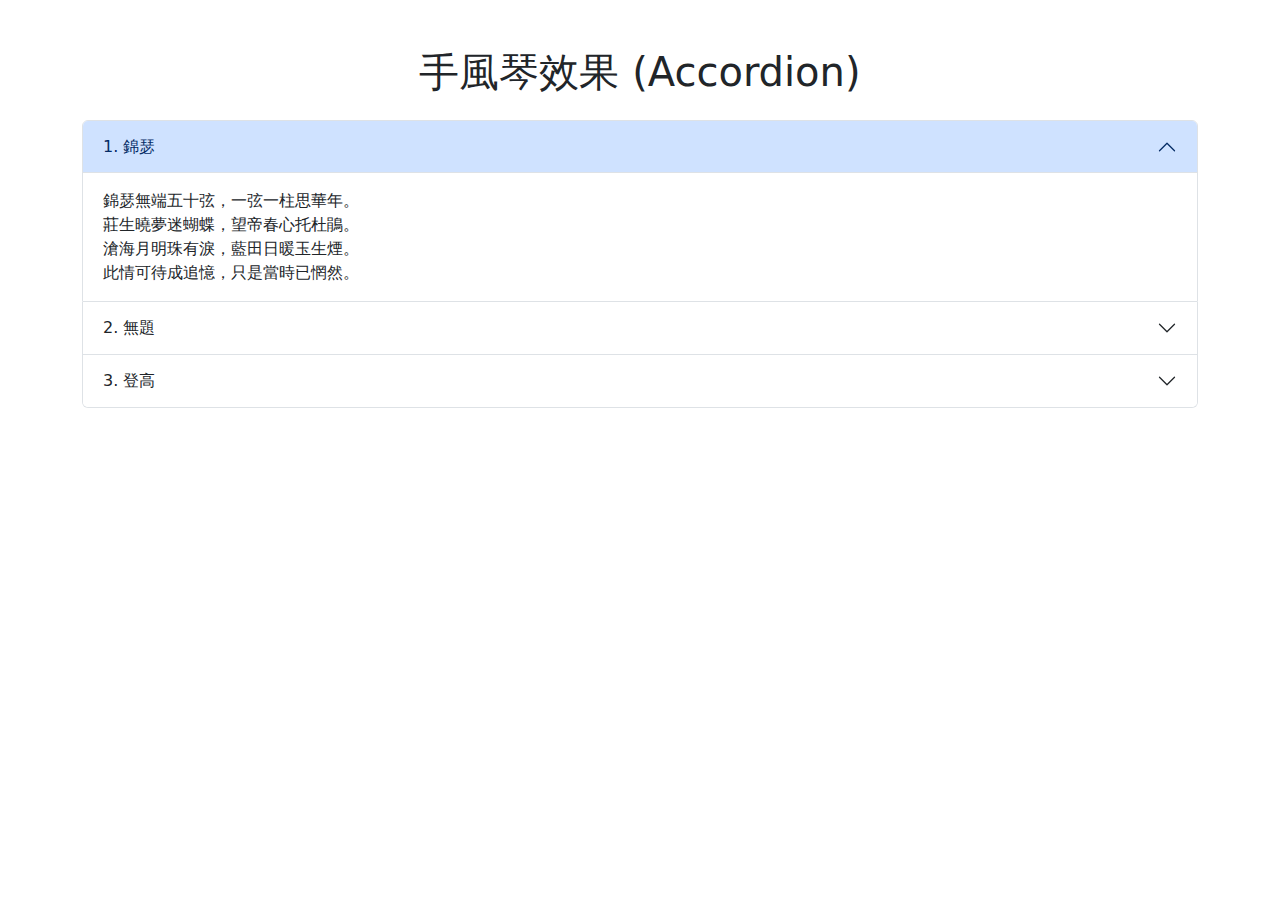
<file: 1203加分/index.html>
<!DOCTYPE html>
<html lang="zh-Hant">
<head>
  <meta charset="UTF-8">
  <meta name="viewport" content="width=device-width, initial-scale=1.0">
  <title>詩詞展示</title>
  <!-- Bootstrap CSS -->
  <link href="https://cdn.jsdelivr.net/npm/bootstrap@5.3.3/dist/css/bootstrap.min.css" rel="stylesheet" integrity="sha384-QWTKZyjpPEjISv5WaRU9OFeRpok6YctnYmDr5pNlyT2bRjXh0JMhjY6hW+ALEwIH" crossorigin="anonymous">
</head>
<body>
  <div class="container my-5">
    <h1 class="text-center mb-4">手風琴效果 (Accordion)</h1>
    
    <!-- Accordion -->
    <div class="accordion" id="poemAccordion">
      <!-- 錦瑟 Accordion Item -->
      <div class="accordion-item">
        <h2 class="accordion-header" id="headingOne">
          <button class="accordion-button" type="button" data-bs-toggle="collapse" data-bs-target="#collapseOne" aria-expanded="true" aria-controls="collapseOne">
            1. 錦瑟
          </button>
        </h2>
        <div id="collapseOne" class="accordion-collapse collapse show" aria-labelledby="headingOne" data-bs-parent="#poemAccordion">
          <div class="accordion-body">
            錦瑟無端五十弦，一弦一柱思華年。 <br>
            莊生曉夢迷蝴蝶，望帝春心托杜鵑。 <br>
            滄海月明珠有淚，藍田日暖玉生煙。 <br>
            此情可待成追憶，只是當時已惘然。
          </div>
        </div>
      </div>

      <!-- 無題 Accordion Item -->
      <div class="accordion-item">
        <h2 class="accordion-header" id="headingTwo">
          <button class="accordion-button collapsed" type="button" data-bs-toggle="collapse" data-bs-target="#collapseTwo" aria-expanded="false" aria-controls="collapseTwo">
            2. 無題
          </button>
        </h2>
        <div id="collapseTwo" class="accordion-collapse collapse" aria-labelledby="headingTwo" data-bs-parent="#poemAccordion">
          <div class="accordion-body">
            相見時難別亦難，東風無力百花殘。 <br>
            春蠶到死絲方盡，蠟炬成灰淚始乾。 <br>
            曉鏡但愁雲鬢改，夜吟應覺月光寒。 <br>
            蓬萊此去無多路，青鳥殷勤為探看。
          </div>
        </div>
      </div>

      <!-- 登高 Accordion Item -->
      <div class="accordion-item">
        <h2 class="accordion-header" id="headingThree">
          <button class="accordion-button collapsed" type="button" data-bs-toggle="collapse" data-bs-target="#collapseThree" aria-expanded="false" aria-controls="collapseThree">
            3. 登高
          </button>
        </h2>
        <div id="collapseThree" class="accordion-collapse collapse" aria-labelledby="headingThree" data-bs-parent="#poemAccordion">
          <div class="accordion-body">
            風急天高猿嘯哀，渚清沙白鳥飛迴。 <br>
            無邊落木蕭蕭下，不盡長江滾滾來。 <br>
            萬里悲秋常作客，百年多病獨登臺。 <br>
            艱難苦恨繁霜鬢，潦倒新停濁酒杯。
          </div>
        </div>
      </div>
    </div>
  </div>

  <!-- Bootstrap JS (必須加載這些庫才能啟用Accordion功能) -->
  <script src="https://cdn.jsdelivr.net/npm/bootstrap@5.3.3/dist/js/bootstrap.bundle.min.js" integrity="sha384-YvpcrYf0tY3lHB60NNkmXc5s9fDVZLESaAA55NDzOxhy9GkcIdslK1eN7N6jIeHz" crossorigin="anonymous"></script>
</body>
</html>
</file>
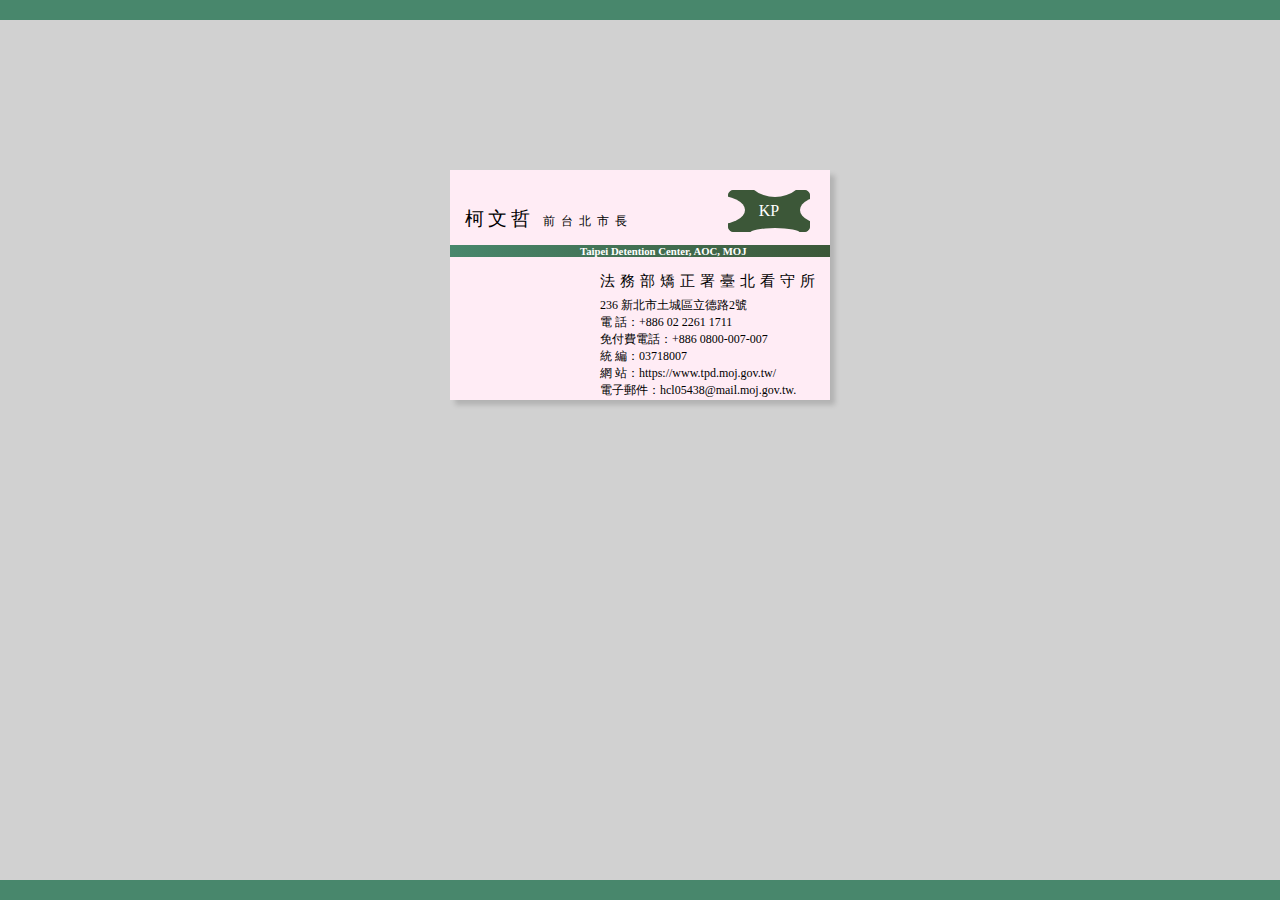
<file: 1008/1008_namecard.html>
<!DOCTYPE html>

<html>

	<head>
		<meta charset="utf-8">
		<title>KP'S NAMECARD</title>
		<link href="1008_namecard.css" rel="stylesheet" type="text/css">
	</head>
	
	<body>		
		<div class="namecard">
		  
		  <h2>柯文哲
			<span>前台北市長</span>
		  </h2>
		  <h6>Taipei Detention Center, AOC, MOJ</h6>
		  <div class="company">法務部矯正署臺北看守所</div>
		  <p>236 新北市土城區立德路2號<br>
			電    話：+886 02 2261 1711<br>
			免付費電話：+886 0800-007-007<br>
			統    編：03718007<br>
			網    站：https://www.tpd.moj.gov.tw/<br>
			電子郵件：hcl05438@mail.moj.gov.tw.<br>
		  </p>
		  <div class="mark">KP</div>
		  <div class="circle circle1"></div>
		  <div class="circle circle2"></div>
		  <div class="circle circle3"></div>
		  <div class="circle circle4"></div>
		</div>
	</body>


</html>
</file>
<file: 1008/1008_namecard.css>
@charset "utf-8";
/* CSS Document */

*{
	/* border:solid 1px ; */
	position: relative;
}

html,body{
  width:100% ;height:100% ;
  padding:0px; margin:0px;
}

body{
  background-color: #d1d1d1;
  border-top: solid 20px #48876c;
  border-bottom: solid 20px #48876c;
  box-sizing: border-box;
  overflow: hidden;
}

.namecard{
  width:380px; height:230px;
  border: solid 1px rgab(0,0,0,0.5);
  padding:0px;
  margin-left:auto;
  margin-right:auto;
  margin-top:150px;
  
  background-color:	#FFECF5;
  overflow: hidden;
  box-shadow: 5px 5px 5px rgba(0,0,0,0.15);
}

.namecard h2{
  position:absolute;
  font-size:19px;
  font-weight:550;
  color: rgba (0,0,0,0.1);
  letter-spacing:4px;
  padding-left:15px;
  padding-top:20px;
  margin-bottom:0px;
  
}

.namecard h2 span{
  font-size:12px;
  letter-spacing:6px;
  
}

.namecard h6{
  color:white;
/*   border:solid 1px #3c5738; */
  padding-left:130px;
  background:linear-gradient(to right, #48876c, #3c5738);
  top:50px;
}

.company{
  font-size:15px;
  font-weight:500;
  letter-spacing:5px;
  padding-left:150px;
  top:40px;
}

.namecard p {
  position:absolute;
  font-size:12px;
  padding-left:150px;
  top:115px;
}

.mark{
  color:white;
  text-align: center;
  line-height:40px;
  position:absolute;
  top:20px;
  right:20px;
  border:solid 1px #3c5738;
  border-radius:5px;
  width:80px; height:40px;
  background:#3c5738;
}
.circle{
  width: 60px; height: 50px;
  border-radius: 100%;
  position: absolute;
  background-color:	#FFECF5
}
.circle1{
  width: 60px; height: 50px;
  top:-23px; right:25px;
}
.circle2{
  width: 60px; height: 30px;
  top:25px; right:-30px; 
}
.circle3{
  width: 50px; height: 10px;
  top:58px; right:30px;
}
.circle4{
  width: 60px; height: 30px;
  top:25px; right:85px; 
}
.title{
   font-size:300px;
  font-weight:200;
  position: absolute;
  bottom:100px;
  color: rgba(0,0,0,0.1)
}
</file>
